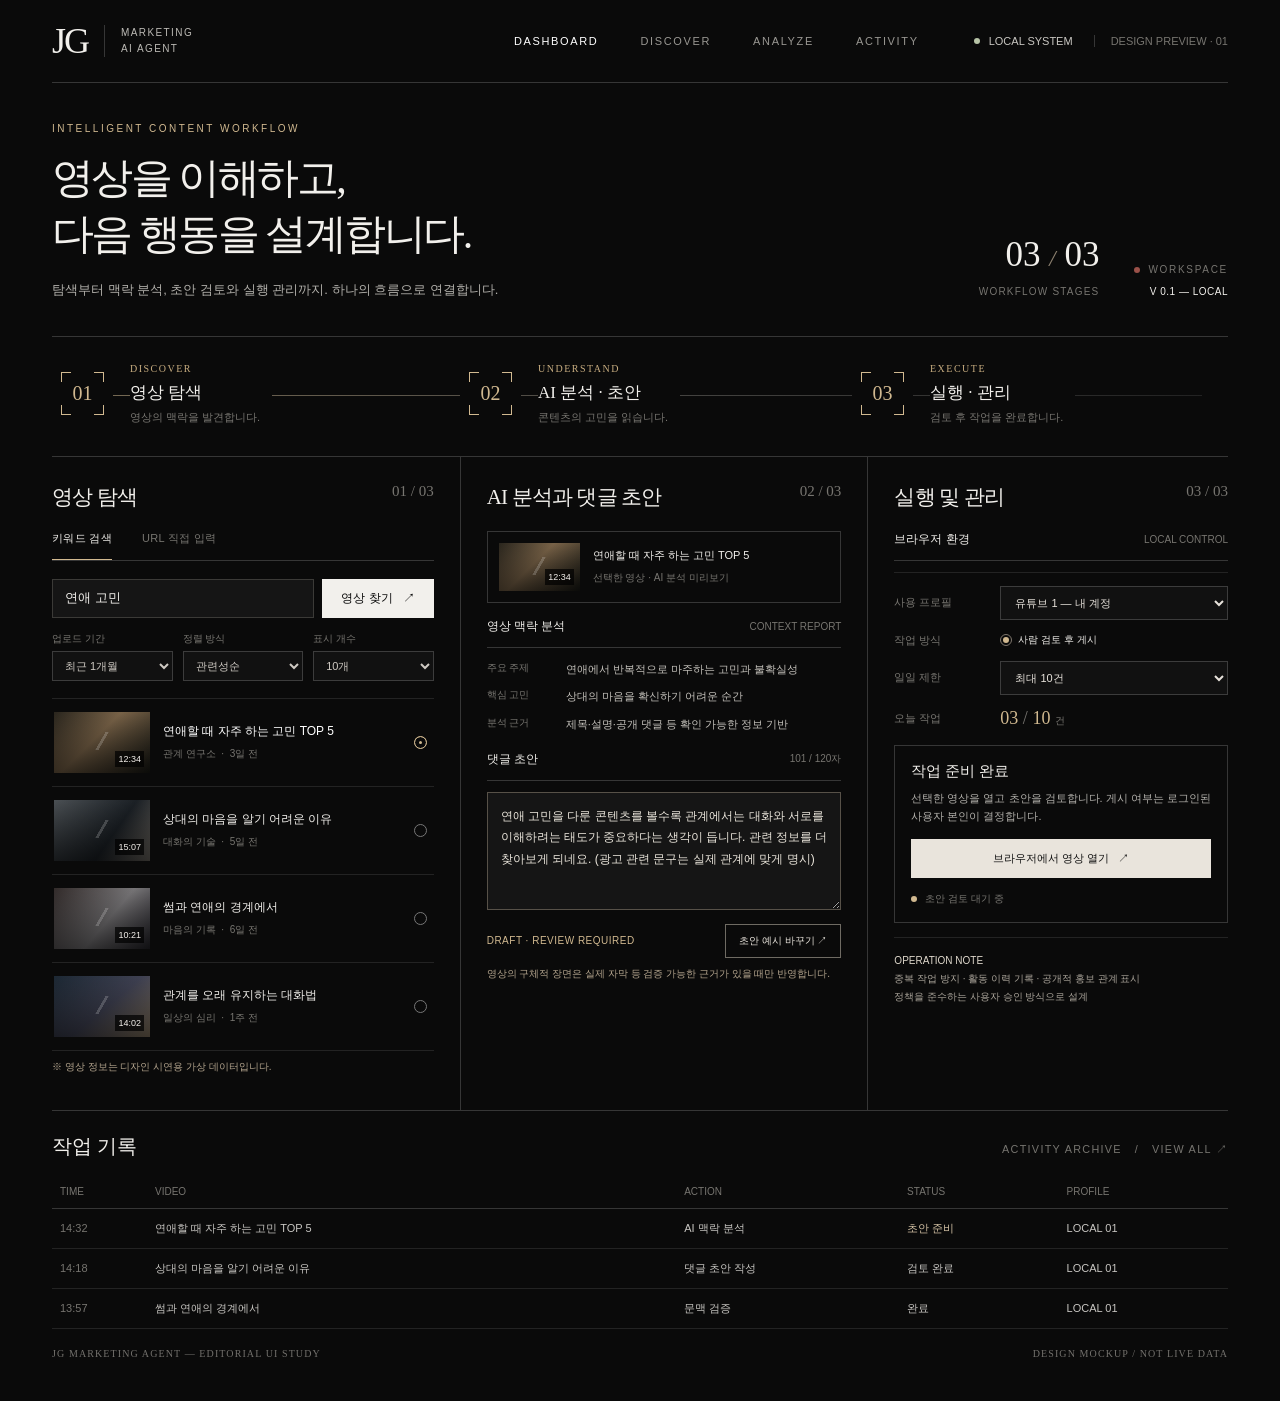
<file: docs/design/jg_agent_astra_editorial_mockup.html>
<!doctype html>
<html lang="ko">
<head>
<meta charset="utf-8"/><meta name="viewport" content="width=device-width,initial-scale=1"/>
<title>JG Marketing Agent — Editorial Dashboard Concept</title>
<style>
:root{--bg:#0a0a0a;--panel:#111111;--line:rgba(255,255,255,.18);--line-soft:rgba(255,255,255,.10);--text:#f2f0ec;--sub:#b2b0ab;--dim:#777570;--gold:#d1b990;--serif:'Noto Serif CJK KR',Georgia,serif;--sans:'Noto Sans CJK KR',Arial,sans-serif}
*{box-sizing:border-box}html{background:var(--bg)}body{margin:0;color:var(--text);background:var(--bg);font-family:var(--sans);font-size:13px;-webkit-font-smoothing:antialiased}button,input,select,textarea{font:inherit}button{cursor:pointer}button:focus-visible,input:focus-visible,select:focus-visible,textarea:focus-visible{outline:1px solid var(--gold);outline-offset:3px}::selection{background:#8b7450}
.shell{max-width:1770px;margin:0 auto;padding:0 52px 42px}.top{height:83px;display:flex;align-items:center;justify-content:space-between;border-bottom:1px solid var(--line)}.brand{display:flex;align-items:center;gap:16px}.logo{font:500 36px/1 Georgia,serif;letter-spacing:-2px}.brand-copy{border-left:1px solid var(--line);padding-left:16px;font-size:10px;line-height:1.6;letter-spacing:.14em;color:#bcbab5}.nav{display:flex;align-items:center;gap:42px;margin-left:auto;margin-right:55px}.nav span{font-size:11px;letter-spacing:.15em;color:#999792}.nav span.on{color:#fff}.system{display:flex;align-items:center;gap:9px;font-size:11px;color:#c8c6c1;white-space:nowrap}.dot{width:6px;height:6px;background:#b7c4a7;border-radius:50%;display:inline-block}.system .meta{color:var(--dim);margin-left:12px;border-left:1px solid var(--line);padding-left:16px}
.hero{padding-top:40px;display:flex;gap:18px;justify-content:space-between;align-items:end}.eyebrow{color:var(--gold);letter-spacing:.25em;font-size:10px;margin:0 0 17px}.hero h1{font-family:var(--serif);font-size:42px;font-weight:400;letter-spacing:-.06em;line-height:1.33;margin:0}.hero p.desc{color:var(--sub);font-size:13px;margin:18px 0 0}.hero-right{display:flex;align-items:flex-end;gap:35px;padding-bottom:2px}.today{text-align:right}.today strong{display:block;font:400 35px/1.2 Georgia,serif}.today small{display:block;color:var(--dim);font-size:10px;letter-spacing:.12em;margin-top:10px}.record{display:flex;flex-direction:column;align-items:end;gap:11px;color:var(--dim);font-size:10px;letter-spacing:.17em}.record b{color:var(--text);font-weight:400;letter-spacing:.05em}.rec{display:inline-block;width:6px;height:6px;background:#9a5149;border-radius:50%;margin-right:8px}
.progress{margin:37px 0 0;padding:26px 0 31px;border-top:1px solid var(--line);border-bottom:1px solid var(--line);display:grid;grid-template-columns:repeat(3,1fr);position:relative}.progress:before{content:"";position:absolute;top:58px;left:26px;right:26px;height:1px;background:linear-gradient(90deg,var(--gold),#777570 51%,var(--line) 100%);opacity:.55}.progress .step{position:relative;display:flex;align-items:center;gap:17px;padding-left:16px;min-width:0}.progress .step:first-child{padding-left:0}.focus-icon{width:61px;height:61px;flex:none;display:grid;place-items:center;background:var(--bg);position:relative}.corners{position:absolute;inset:8px;border:1px solid transparent;background:linear-gradient(var(--gold),var(--gold)) left top/10px 1px no-repeat,linear-gradient(var(--gold),var(--gold)) left top/1px 10px no-repeat,linear-gradient(var(--gold),var(--gold)) right top/10px 1px no-repeat,linear-gradient(var(--gold),var(--gold)) right top/1px 10px no-repeat,linear-gradient(var(--gold),var(--gold)) left bottom/10px 1px no-repeat,linear-gradient(var(--gold),var(--gold)) left bottom/1px 10px no-repeat,linear-gradient(var(--gold),var(--gold)) right bottom/10px 1px no-repeat,linear-gradient(var(--gold),var(--gold)) right bottom/1px 10px no-repeat}.focus-icon span{font:400 20px Georgia,serif;color:var(--gold)}.progress .text{position:relative;background:var(--bg);padding-right:12px}.progress .text b{display:block;font-family:var(--serif);font-size:17px;font-weight:400}.progress .text p{color:var(--dim);font-size:11px;margin:6px 0 0}.phase{color:#c8ad80;font:400 10px Georgia,serif;letter-spacing:.15em;margin-bottom:7px}
.workspace{display:grid;grid-template-columns:1.04fr 1.04fr .92fr;border-bottom:1px solid var(--line)}.column{padding:26px 26px 25px 0;min-width:0}.column+ .column{border-left:1px solid var(--line);padding-left:26px}.column:last-child{padding-right:0}.colhead{display:flex;justify-content:space-between;align-items:start;margin-bottom:20px;gap:8px}.colhead h2{font-family:var(--serif);font-size:21px;font-weight:400;letter-spacing:-.04em;margin:0}.colhead .number{color:var(--dim);font:400 15px Georgia,serif}.caption{color:var(--dim);font-size:11px;line-height:1.65}.tabs{display:flex;gap:30px;border-bottom:1px solid var(--line);margin-bottom:18px}.tab{border:0;background:none;color:var(--dim);font-size:11px;padding:0 0 13px;letter-spacing:.03em}.tab.active{border-bottom:1px solid var(--gold);color:var(--text)}.search{display:flex;gap:8px}.field{background:#151515;color:var(--text);border:1px solid #3b3a37;border-radius:0;padding:11px 12px;min-width:0;outline:none}.search input{flex:1;width:100%}.search button,.plain-button{border:1px solid var(--text);color:var(--bg);background:var(--text);padding:0 18px;font-size:12px;white-space:nowrap}.filters{display:flex;gap:10px;margin:14px 0 17px}.filters label{flex:1;min-width:0}.filters small{display:block;color:var(--dim);margin-bottom:5px;font-size:10px}.filters select{background:#111;color:#cfcac3;border:1px solid var(--line);padding:7px 8px;width:100%;font-size:11px}.vid{display:grid;grid-template-columns:96px 1fr 18px;align-items:center;gap:13px;border-top:1px solid var(--line-soft);padding:13px 2px;cursor:pointer}.vid:last-child{border-bottom:1px solid var(--line-soft)}.vid.selected .video-title{color:#fff}.vid.selected .pick{background:var(--gold);box-shadow:inset 0 0 0 4px #0a0a0a;border-color:var(--gold)}.thumb{height:61px;position:relative;overflow:hidden;background:#333}.thumb::before{content:"";position:absolute;inset:0;background:linear-gradient(0deg,rgba(0,0,0,.55),transparent)}.thumb.a{background:linear-gradient(135deg,#29251d 0%,#796348 43%,#181914 100%)}.thumb.b{background:linear-gradient(125deg,#4b5054,#1b2025 60%,#6c6760)}.thumb.c{background:linear-gradient(130deg,#322b2a,#777577 55%,#242329)}.thumb.d{background:linear-gradient(140deg,#1c2834,#3f4152 53%,#86765f)}.thumb:after{content:"";position:absolute;left:50%;top:48%;transform:translate(-50%,-50%);width:18px;height:18px;background:linear-gradient(120deg,transparent 44%,rgba(255,255,255,.75) 45% 55%,transparent 56%);opacity:.25}.duration{position:absolute;bottom:6px;right:6px;color:#f4f0eb;background:rgba(0,0,0,.72);font-size:9px;padding:3px}.video-title{font-size:12px;line-height:1.45;font-weight:500}.video-meta{font-size:10px;color:var(--dim);margin-top:6px;line-height:1.6}.pick{width:13px;height:13px;border:1px solid #777;border-radius:100%}.midinfo{display:flex;gap:13px;align-items:center;border:1px solid var(--line);padding:11px;margin-bottom:15px}.midinfo .thumb{width:81px;flex:none;height:48px}.midinfo .video-title{font-size:11px}.section-mini{display:flex;justify-content:space-between;align-items:center;gap:8px;padding-bottom:12px;border-bottom:1px solid var(--line);margin-top:14px;margin-bottom:11px;font-size:12px}.section-mini span{color:var(--dim);font-size:10px}.analysis{display:grid;grid-template-columns:66px 1fr;gap:10px 13px;margin-bottom:17px}.analysis dt{font-size:10px;color:var(--dim)}.analysis dd{margin:0;color:#c5c2bc;font-size:11px;line-height:1.6}.note{color:#b4a58e;font-size:10px;line-height:1.6;margin-top:8px}.comment{width:100%;min-height:118px;resize:vertical;background:#151515;border:1px solid #575148;color:#eae5db;padding:13px;line-height:1.8;font-size:12px}.draftfooter{display:flex;align-items:center;justify-content:space-between;gap:8px;margin-top:11px}.tag{color:var(--gold);font-size:10px;letter-spacing:.05em}.line-btn{border:1px solid #6f6b63;background:none;color:#eee9e1;padding:9px 13px;font-size:10px;white-space:nowrap}.settings{border-top:1px solid var(--line-soft);padding-top:13px;display:grid;gap:13px}.setrow{display:grid;grid-template-columns:96px 1fr;gap:10px;align-items:center;font-size:11px}.setrow label{color:var(--dim);font-size:11px}.setrow select{width:100%;background:#111;color:#e7e2db;border:1px solid var(--line);padding:9px 10px}.radios{display:flex;gap:12px;flex-wrap:wrap;color:var(--text);font-size:10px}.radio{display:flex;gap:6px;align-items:center}.radio i{width:12px;height:12px;border:1px solid #7e766c;border-radius:50%;display:inline-block}.radio.on i:before{content:"";display:block;width:6px;height:6px;border-radius:50%;background:var(--gold);margin:2px}.asidebox{border:1px solid var(--line);padding:16px;margin-top:16px}.aside-title{font-family:var(--serif);font-size:15px}.asidebox p{font-size:11px;line-height:1.7;color:var(--sub);margin:8px 0 13px}.primary{display:block;width:100%;background:#e9e4dc;border:none;color:#111;padding:12px 14px;text-align:center;font-size:11px}.taskstatus{display:flex;gap:8px;align-items:center;margin-top:14px;font-size:10px;color:var(--dim)}.taskstatus .dot{background:var(--gold)}.hint{border-top:1px solid var(--line-soft);padding:14px 0 0;margin-top:14px;color:#aaa49a;font-size:10px;line-height:1.8}.history{padding-top:22px}.history-top{display:flex;align-items:baseline;justify-content:space-between;margin-bottom:15px}.history h2{font-family:var(--serif);font-size:20px;font-weight:400;margin:0}.history small{color:var(--dim);letter-spacing:.12em}.history table{width:100%;border-collapse:collapse;font-size:11px;text-align:left}.history th{color:var(--dim);font-size:10px;font-weight:400;border-bottom:1px solid var(--line);padding:11px 8px}.history td{padding:12px 8px;border-bottom:1px solid var(--line-soft);color:#c8c6c2}.history td:first-child{width:95px;color:var(--dim)}.history td:nth-child(2){width:45%}.status{color:#d5c3a6!important}.bottom{display:flex;justify-content:space-between;color:#73716d;font:10px Georgia,serif;letter-spacing:.11em;padding-top:19px}
@media(max-width:1120px){.shell{padding:0 26px 30px}.nav{display:none}.workspace{grid-template-columns:1fr 1fr}.column:last-child{border-top:1px solid var(--line);border-left:0;padding-left:0;grid-column:1/-1}.hero h1{font-size:36px}.progress .text p{display:none}}@media(max-width:750px){.shell{padding:0 17px 24px}.hero{display:block}.hero h1{font-size:30px}.hero-right{margin-top:18px}.progress{grid-template-columns:1fr;gap:14px}.progress:before{display:none}.workspace{display:block}.column,.column+.column,.column:last-child{padding:24px 0;border-left:0;border-top:1px solid var(--line)}.history{overflow:auto}.history table{min-width:600px}.top{height:64px}.brand-copy{display:none}.system .meta{display:none}}
</style></head>
<body><main class="shell">
<header class="top"><div class="brand"><div class="logo">JG</div><div class="brand-copy">MARKETING<br>AI AGENT</div></div><nav class="nav"><span class="on">DASHBOARD</span><span>DISCOVER</span><span>ANALYZE</span><span>ACTIVITY</span></nav><div class="system"><i class="dot"></i> LOCAL SYSTEM <span class="meta">DESIGN PREVIEW · 01</span></div></header>
<section class="hero"><div><p class="eyebrow">INTELLIGENT CONTENT WORKFLOW</p><h1>영상을 이해하고,<br>다음 행동을 설계합니다.</h1><p class="desc">탐색부터 맥락 분석, 초안 검토와 실행 관리까지. 하나의 흐름으로 연결합니다.</p></div><div class="hero-right"><div class="today"><strong>03 <span style="font:italic 23px Georgia,serif;color:#8d8170">/</span> 03</strong><small>WORKFLOW STAGES</small></div><div class="record"><div><i class="rec"></i>WORKSPACE</div><b>V 0.1 — LOCAL</b></div></div></section>
<section class="progress"><div class="step"><div class="focus-icon"><div class="corners"></div><span>01</span></div><div class="text"><div class="phase">DISCOVER</div><b>영상 탐색</b><p>영상의 맥락을 발견합니다.</p></div></div><div class="step"><div class="focus-icon"><div class="corners"></div><span>02</span></div><div class="text"><div class="phase">UNDERSTAND</div><b>AI 분석 · 초안</b><p>콘텐츠의 고민을 읽습니다.</p></div></div><div class="step"><div class="focus-icon"><div class="corners"></div><span>03</span></div><div class="text"><div class="phase">EXECUTE</div><b>실행 · 관리</b><p>검토 후 작업을 완료합니다.</p></div></div></section>
<section class="workspace">
<div class="column"><div class="colhead"><h2>영상 탐색</h2><span class="number">01 / 03</span></div><div class="tabs"><button class="tab active" id="searchtab">키워드 검색</button><button class="tab" id="urltab">URL 직접 입력</button></div><div class="search"><input class="field" aria-label="유튜브 검색어" id="query" value="연애 고민"><button id="find">영상 찾기 &nbsp; ↗</button></div><div class="filters"><label><small>업로드 기간</small><select><option>최근 1개월</option><option>최근 1주</option></select></label><label><small>정렬 방식</small><select><option>관련성순</option><option>최신순</option></select></label><label><small>표시 개수</small><select><option>10개</option><option>20개</option></select></label></div>
<div id="videos">
<div class="vid selected" data-id="0"><div class="thumb a"><span class="duration">12:34</span></div><div><div class="video-title">연애할 때 자주 하는 고민 TOP 5</div><div class="video-meta">관계 연구소 &nbsp;·&nbsp; 3일 전</div></div><i class="pick"></i></div>
<div class="vid" data-id="1"><div class="thumb b"><span class="duration">15:07</span></div><div><div class="video-title">상대의 마음을 알기 어려운 이유</div><div class="video-meta">대화의 기술 &nbsp;·&nbsp; 5일 전</div></div><i class="pick"></i></div>
<div class="vid" data-id="2"><div class="thumb c"><span class="duration">10:21</span></div><div><div class="video-title">썸과 연애의 경계에서</div><div class="video-meta">마음의 기록 &nbsp;·&nbsp; 6일 전</div></div><i class="pick"></i></div>
<div class="vid" data-id="3"><div class="thumb d"><span class="duration">14:02</span></div><div><div class="video-title">관계를 오래 유지하는 대화법</div><div class="video-meta">일상의 심리 &nbsp;·&nbsp; 1주 전</div></div><i class="pick"></i></div>
</div><p class="note">※ 영상 정보는 디자인 시연용 가상 데이터입니다.</p></div>
<div class="column"><div class="colhead"><h2>AI 분석과 댓글 초안</h2><span class="number">02 / 03</span></div><div class="midinfo"><div class="thumb a" id="active-thumb"><span class="duration">12:34</span></div><div><div class="video-title" id="active-title">연애할 때 자주 하는 고민 TOP 5</div><div class="video-meta">선택한 영상 · AI 분석 미리보기</div></div></div><div class="section-mini">영상 맥락 분석 <span>CONTEXT REPORT</span></div><dl class="analysis"><dt>주요 주제</dt><dd id="topic">연애에서 반복적으로 마주하는 고민과 불확실성</dd><dt>핵심 고민</dt><dd id="concern">상대의 마음을 확신하기 어려운 순간</dd><dt>분석 근거</dt><dd>제목·설명·공개 댓글 등 확인 가능한 정보 기반</dd></dl><div class="section-mini">댓글 초안 <span><span id="chars">0</span> / 120자</span></div><textarea class="comment" id="draft">연애 고민을 다룬 콘텐츠를 볼수록 관계에서는 대화와 서로를 이해하려는 태도가 중요하다는 생각이 듭니다. 관련 정보를 더 찾아보게 되네요. (광고 관련 문구는 실제 관계에 맞게 명시)</textarea><div class="draftfooter"><span class="tag">DRAFT · REVIEW REQUIRED</span><button class="line-btn" id="regen">초안 예시 바꾸기 ↗</button></div><p class="note">영상의 구체적 장면은 실제 자막 등 검증 가능한 근거가 있을 때만 반영합니다.</p></div>
<div class="column"><div class="colhead"><h2>실행 및 관리</h2><span class="number">03 / 03</span></div><div class="section-mini">브라우저 환경 <span>LOCAL CONTROL</span></div><div class="settings"><div class="setrow"><label>사용 프로필</label><select><option>유튜브 1 — 내 계정</option></select></div><div class="setrow"><label>작업 방식</label><div class="radios"><span class="radio on"><i></i>사람 검토 후 게시</span></div></div><div class="setrow"><label>일일 제한</label><select><option>최대 10건</option><option>최대 5건</option></select></div><div class="setrow"><label>오늘 작업</label><div style="color:var(--gold);font:18px Georgia,serif">03 <span style="color:var(--dim)">/</span> 10 <span style="font:10px var(--sans);color:var(--dim)">건</span></div></div></div><div class="asidebox"><div class="aside-title">작업 준비 완료</div><p>선택한 영상을 열고 초안을 검토합니다. 게시 여부는 로그인된 사용자 본인이 결정합니다.</p><button class="primary" id="launch">브라우저에서 영상 열기 &nbsp; ↗</button><div class="taskstatus"><i class="dot"></i><span id="execution-state">초안 검토 대기 중</span></div></div><div class="hint"><b style="color:#e0d9cd;font-weight:400">OPERATION NOTE</b><br>중복 작업 방지 · 활동 이력 기록 · 공개적 홍보 관계 표시<br>정책을 준수하는 사용자 승인 방식으로 설계</div></div>
</section>
<section class="history"><div class="history-top"><h2>작업 기록</h2><small>ACTIVITY ARCHIVE &nbsp; / &nbsp; VIEW ALL ↗</small></div><table><thead><tr><th>TIME</th><th>VIDEO</th><th>ACTION</th><th>STATUS</th><th>PROFILE</th></tr></thead><tbody><tr><td>14:32</td><td>연애할 때 자주 하는 고민 TOP 5</td><td>AI 맥락 분석</td><td class="status">초안 준비</td><td>LOCAL 01</td></tr><tr><td>14:18</td><td>상대의 마음을 알기 어려운 이유</td><td>댓글 초안 작성</td><td>검토 완료</td><td>LOCAL 01</td></tr><tr><td>13:57</td><td>썸과 연애의 경계에서</td><td>문맥 검증</td><td>완료</td><td>LOCAL 01</td></tr></tbody></table></section><footer class="bottom"><span>JG MARKETING AGENT — EDITORIAL UI STUDY</span><span>DESIGN MOCKUP / NOT LIVE DATA</span></footer>
</main><script>
const sample=[['연애할 때 자주 하는 고민 TOP 5','연애에서 반복적으로 마주하는 고민과 불확실성','상대의 마음을 확신하기 어려운 순간','a'],['상대의 마음을 알기 어려운 이유','대화 과정에서 발생하는 서로 다른 해석','상대의 신호를 과도하게 해석하게 되는 문제','b'],['썸과 연애의 경계에서','관계가 깊어지는 시기의 기대와 갈등','상대와의 관계 정의가 불분명한 상황','c'],['관계를 오래 유지하는 대화법','건강한 관계를 위한 대화와 경청','의견 차이가 있을 때 갈등을 조율하는 방법','d']];
function wordCount(){document.querySelector('#chars').textContent=[...document.querySelector('#draft').value].length};wordCount();document.querySelector('#draft').addEventListener('input',wordCount);
document.querySelectorAll('.vid').forEach(el=>el.onclick=()=>{document.querySelectorAll('.vid').forEach(x=>x.classList.remove('selected'));el.classList.add('selected');let d=sample[Number(el.dataset.id)];document.querySelector('#active-title').textContent=d[0];document.querySelector('#topic').textContent=d[1];document.querySelector('#concern').textContent=d[2];document.querySelector('#active-thumb').className='thumb '+d[3];document.querySelector('#execution-state').textContent='초안 검토 대기 중'});
function tab(on){document.querySelector('#searchtab').classList.toggle('active',!on);document.querySelector('#urltab').classList.toggle('active',on);let q=document.querySelector('#query');q.value='';q.placeholder=on?'유튜브 영상 URL을 입력하세요':'검색 키워드를 입력하세요'}document.querySelector('#searchtab').onclick=()=>tab(false);document.querySelector('#urltab').onclick=()=>tab(true);
document.querySelector('#regen').onclick=()=>{document.querySelector('#draft').value='영상에서 다룬 연애 고민을 계기로 서로의 마음을 이해하는 방식에 대해 더 생각하게 됐습니다. 관련된 조언을 참고해 보고 싶어요. (광고 관계는 별도 명시)';wordCount()};document.querySelector('#launch').onclick=()=>{document.querySelector('#execution-state').textContent='시연 UI — 실제 동영상 URL 연결 전';};document.querySelector('#find').onclick=()=>{document.querySelector('#execution-state').textContent='시연 UI — YouTube API 연결 전';};
</script></body></html>
</file>
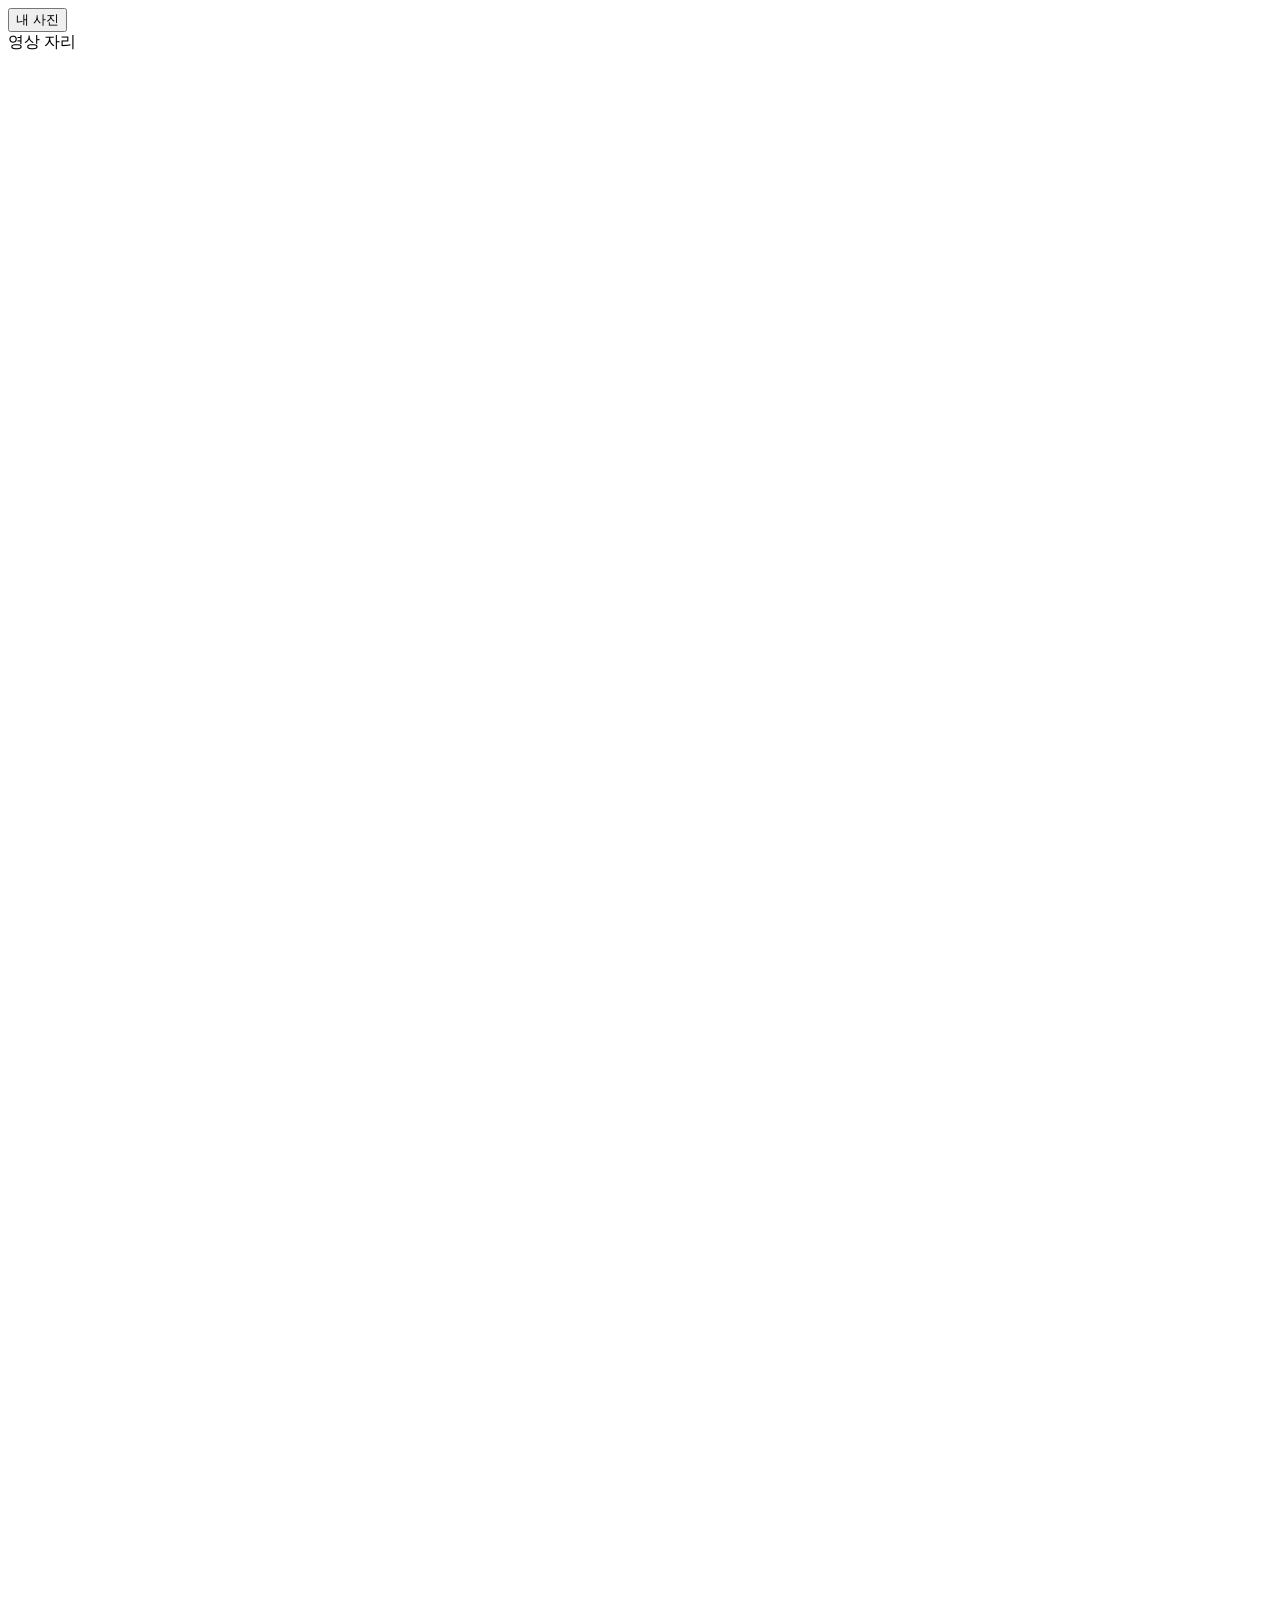
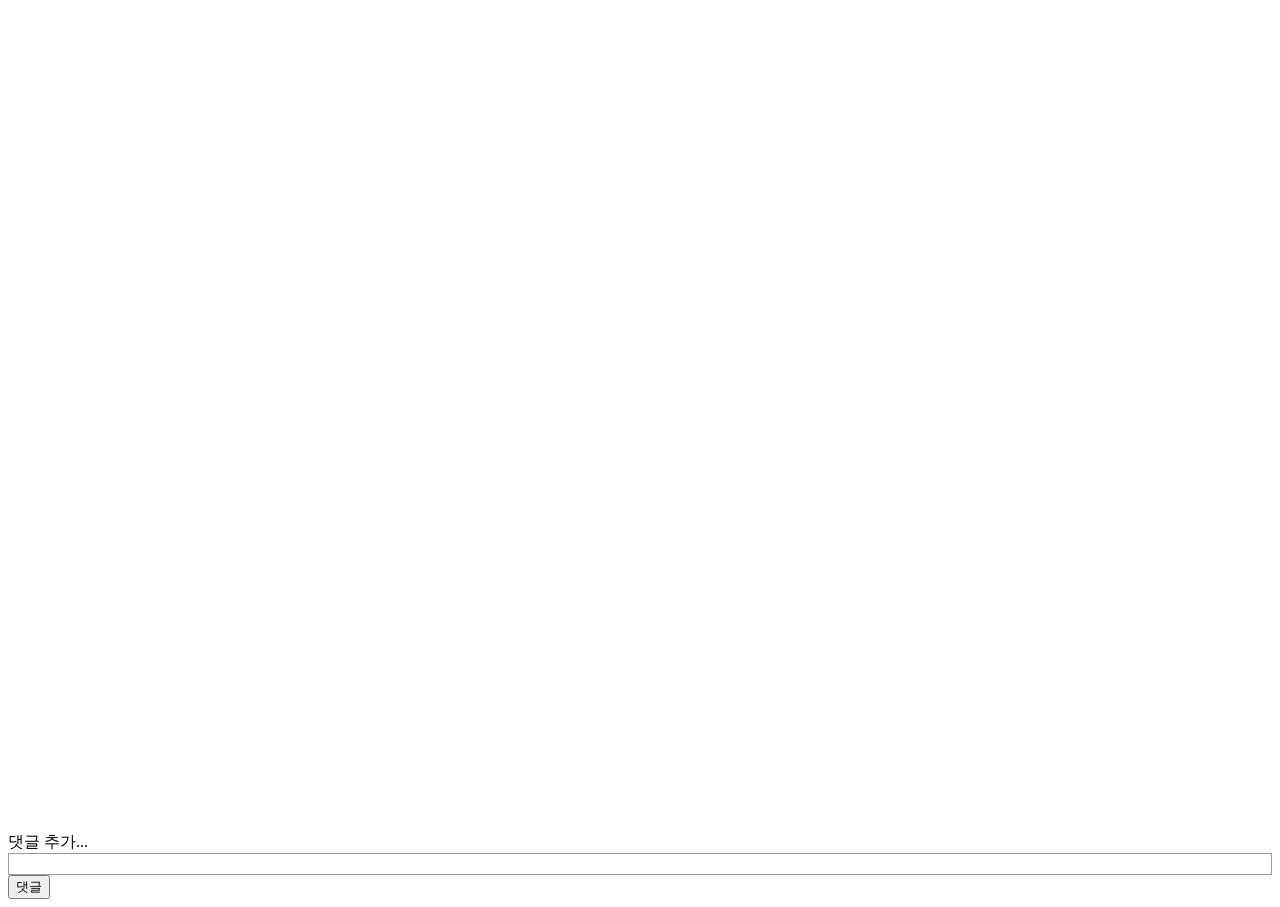
<file: tests/fixtures/fake_youtube_watch.html>
<!doctype html>
<html lang="ko">
<head>
<meta charset="utf-8" />
<title>가짜 영상 페이지(자동 테스트용)</title>
<!--
  자동 테스트용 가짜 페이지. 실제 YouTube가 아니다. 내용은 모두 지어낸 것이다.
  app/browser/youtube_driver.py의 SELECTORS와 같은 요소 이름만 흉내 낸다.
  테스트가 https://www.youtube.com/watch 요청을 가로채 이 글을 돌려주고, 다른 요청은 모두 막는다.
  body의 data-mode: signed_in(기본) | signed_out | comments_off | no_post
                  | no_submit(「댓글」 게시 단추 없음) | leave(열자마자 다른 영상으로 옮겨 감)
-->
<style>
  ytd-masthead, ytd-comments, ytd-commentbox, ytd-comment-thread-renderer { display: block; }
  #spacer { height: 2400px; }
  #contenteditable-root { min-height: 20px; border: 1px solid #999; }
</style>
</head>
<body data-mode="__MODE__">
<ytd-masthead id="masthead"><div id="buttons"></div></ytd-masthead>
<div id="spacer">영상 자리</div>
<div id="below"></div>
<script>
  const mode = document.body.dataset.mode;
  const buttons = document.getElementById('buttons');
  if (mode === 'signed_out') {
    const a = document.createElement('a');
    a.href = 'https://accounts.google.com/ServiceLogin?continue=x';
    a.textContent = '로그인';
    buttons.append(a);
  } else {
    const b = document.createElement('button');
    b.id = 'avatar-btn';
    b.textContent = '내 사진';
    buttons.append(b);
  }

  let loaded = false;
  function loadComments() {
    if (loaded) return;
    loaded = true;
    const box = document.createElement('ytd-comments');
    box.id = 'comments';
    if (mode === 'comments_off') {
      const msg = document.createElement('ytd-message-renderer');
      msg.textContent = '댓글이 사용 중지되었습니다.';
      box.append(msg);
    } else {
      box.innerHTML =
        '<div id="simplebox-placeholder" tabindex="0">댓글 추가...</div>' +
        '<ytd-commentbox hidden>' +
        '<div id="contenteditable-root" contenteditable="true"></div>' +
        (mode === 'no_submit' ? '' :
          '<ytd-button-renderer id="submit-button"><button type="button">댓글</button></ytd-button-renderer>') +
        '</ytd-commentbox>' +
        '<div id="contents"></div>';
    }
    document.getElementById('below').append(box);
    if (mode === 'comments_off') return;
    const placeholder = box.querySelector('#simplebox-placeholder');
    const commentbox = box.querySelector('ytd-commentbox');
    const editor = box.querySelector('#contenteditable-root');
    placeholder.addEventListener('click', () => {
      placeholder.hidden = true;
      commentbox.hidden = false;
      editor.focus();
    });
    if (mode === 'no_submit') return;
    box.querySelector('#submit-button').addEventListener('click', () => {
      if (mode === 'no_post') return;
      const thread = document.createElement('ytd-comment-thread-renderer');
      const text = document.createElement('span');
      text.id = 'content-text';
      text.textContent = editor.innerText;
      thread.append(text);
      box.querySelector('#contents').prepend(thread);
      editor.textContent = '';
    });
  }
  if (mode === 'leave' && !location.search.includes('OTHERVID001')) {
    setTimeout(() => { location.href = 'https://www.youtube.com/watch?v=OTHERVID001'; }, 30);
  }
  // 실제 페이지처럼 아래로 내려야 댓글을 불러온다
  window.addEventListener('scroll', () => setTimeout(loadComments, 150));
  window.addEventListener('wheel', () => setTimeout(loadComments, 150));
</script>
</body>
</html>
</file>
